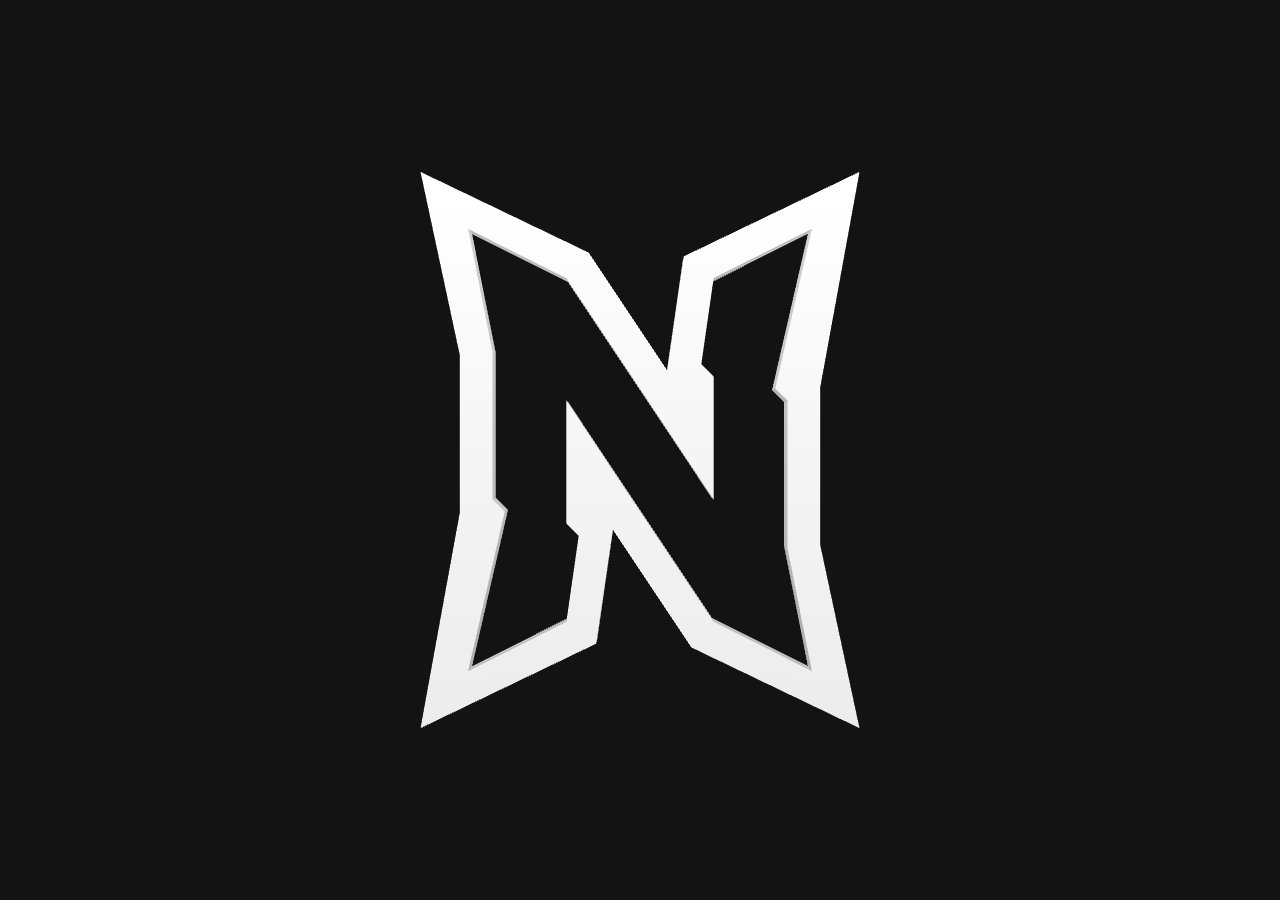
<file: others/nihyl.in/index.html>
<!DOCTYPE html>
<html>
  <head>
    <title>Nihylin</title>
    <meta name="robots" content="none">
    <link rel="icon" href="favicon.ico">
    <link rel="stylesheet" href="styles.css" />
  </head>
  <body>
    <!-- <svg width="966px" height="966px" viewBox="0 0 966 966" xmlns="http://www.w3.org/2000/svg">
        <path d="
        M259.6,200
        L299.7,386.3
        L299.7,546.8
        L259.6,766
        L438.5,680
        L455.1,563.8
        L535.2,683.9
        L706.4,766
        L666.3,579.7
        L666.3,419.2
        L706.4,200
        L527.5,286
        L510.9,402.2
        L430.8,282.1
        Z
        M308,258
        L408,308
        L558,533
        L558,408
        L545.5,395.5
        L558,308
        L658,258
        L620.5,420.5
        L633,433
        L633,583
        L658,708
        L558,658
        L408,433
        L408,558
        L420.5,570.5
        L408,658
        L308,708
        L345.5,545.5
        L333,533
        L333,383
        Z" fill="white"/>
    </svg> -->
    <canvas id="canvas"></canvas>
    <script src="script.js"></script>
  </body>
</html>
</file>
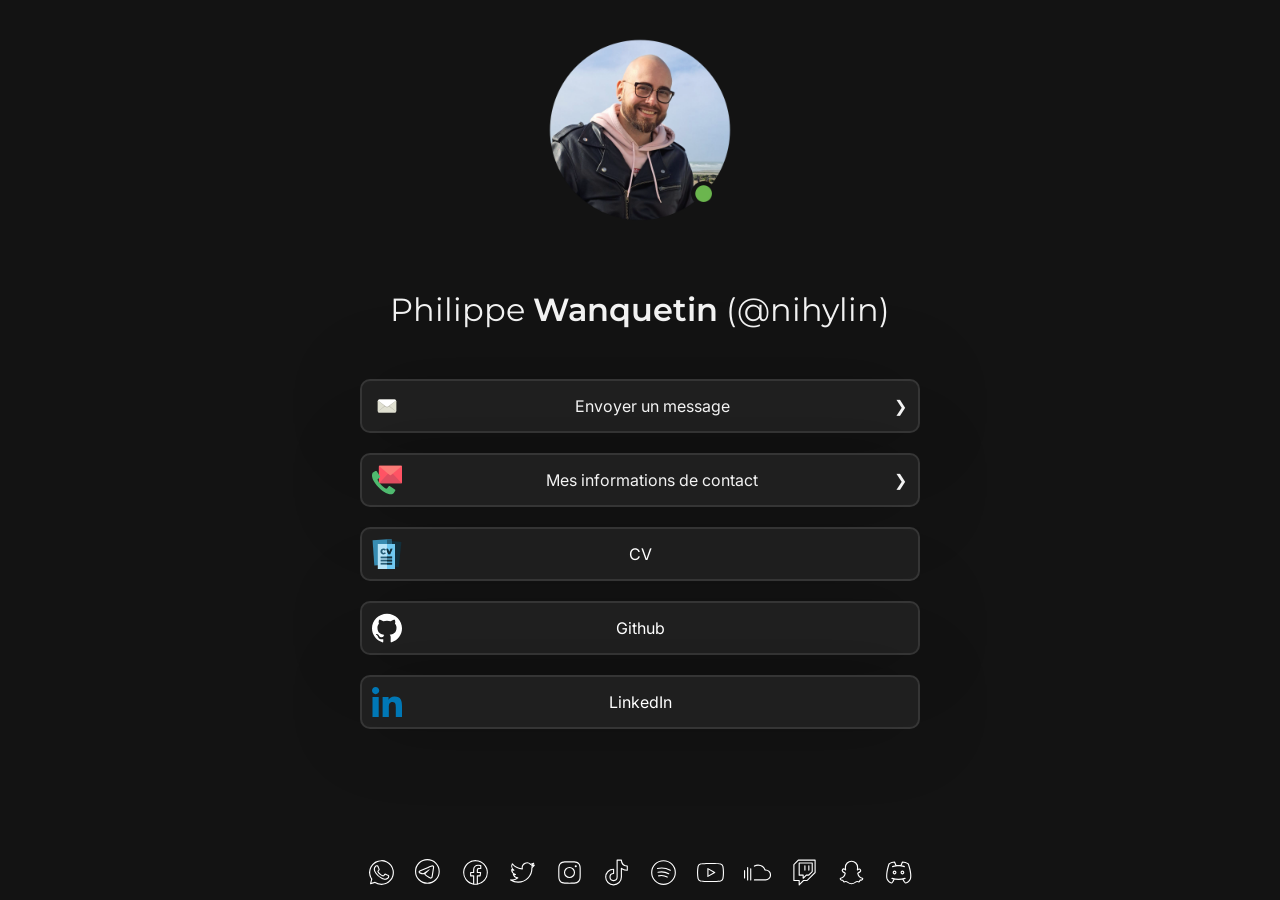
<file: others/nihyl.in/contact/index.html>
<!DOCTYPE html>
<html lang="fr">

<head>
  <meta charset="UTF-8" />
  <meta name="viewport" content="width=device-width, initial-scale=1.0">
  <meta name="description" content="Retrouvez mes informations de contact" />
  <title>Philippe Wanquetin (@nihylin) - Informations de contact</title>
  <meta name="keywords" content="HTML, CSS">
  <meta name="author" content="Philippe Wanquetin">
  <link rel="icon" href="./img/favicon.ico" type="image/x-icon">
  <link rel="stylesheet" href="styles.css" />
  <link rel="preconnect" href="https://fonts.googleapis.com">
  <link rel="preconnect" href="https://fonts.gstatic.com" crossorigin>
  <link href="https://fonts.googleapis.com/css2?family=Inter:wght@100;300;400;500;600;700;900&family=Montserrat:wght@100;300;400;500;600;700;900&display=swap" rel="stylesheet">
  <meta name="robots" content="none">
</head>

<body>
  <main>
    <img src="img/avatar.png" alt="Photo de Philippe Wanquetin">
    <h1 class="montserrat regular">Philippe <span class="semibold">Wanquetin</span> (@nihylin)</h1>
    <ul class="firstList">
      <li class="mail">
        <input type="checkbox" id="check1">
        <label for="check1">
          <img src="img/mail.svg" alt="Icône représentant une enveloppe">
          <p>Envoyer un message</p>
        </label>
        <div class="content">
          <form
            action="https://formspree.io/f/xrgnopap"
            method="POST"
          >
          <input type="hidden" name="_language" value="fr" />
          <ul>
            <li>
              <label>
                <p>Votre email :</p>
                <input type="email" name="email">
              </label>
            </li>
            <li>
              <label>
                <p>Votre message :</p>
                <textarea name="message"></textarea>
              </label>
            </li>
            <li>
              <button type="submit">Envoyer</button>
            </li>
          </ul>
        </form>
        </div>
      </li>
      <li class="info">
        <input type="checkbox" id="check2">
        <label for="check2">
          <img src="img/contact.svg" alt="Icône représentant un téléphone et une enveloppe">
          <p>Mes informations de contact</p>
        </label>
        <div class="content">
          <ul>
            <li>
              <svg viewBox="0 0 21 20" width="21" height="20"><path d="M10.5 0C4.98 0 .5 4.48.5 10s4.48 10 10 10h5v-2h-5c-4.34 0-8-3.66-8-8s3.66-8 8-8 8 3.66 8 8v1.43c0 .79-.71 1.57-1.5 1.57s-1.5-.78-1.5-1.57V10c0-2.76-2.24-5-5-5s-5 2.24-5 5 2.24 5 5 5c1.38 0 2.64-.56 3.54-1.47.65.89 1.77 1.47 2.96 1.47 1.97 0 3.5-1.6 3.5-3.57V10c0-5.52-4.48-10-10-10Zm0 13c-1.66 0-3-1.34-3-3s1.34-3 3-3 3 1.34 3 3-1.34 3-3 3Z" fill="currentColor"/></svg>
              <a href="mailto:philippe.wanquetin@gmail.com">philippe.wanquetin@gmail.com</a>
            </li>
            <li>
              <svg viewBox="0 0 21 20" width="21" height="20"><path d="M10.5 0C4.98 0 .5 4.48.5 10s4.48 10 10 10h5v-2h-5c-4.34 0-8-3.66-8-8s3.66-8 8-8 8 3.66 8 8v1.43c0 .79-.71 1.57-1.5 1.57s-1.5-.78-1.5-1.57V10c0-2.76-2.24-5-5-5s-5 2.24-5 5 2.24 5 5 5c1.38 0 2.64-.56 3.54-1.47.65.89 1.77 1.47 2.96 1.47 1.97 0 3.5-1.6 3.5-3.57V10c0-5.52-4.48-10-10-10Zm0 13c-1.66 0-3-1.34-3-3s1.34-3 3-3 3 1.34 3 3-1.34 3-3 3Z" fill="currentColor"/></svg>
              <a href="mailto:nihylin@gmail.com">nihylin@gmail.com</a>
            </li>
            <li>
              <svg viewBox="0 0 19 18" width="19" height="18"><path d="M4.12 7.79c1.44 2.83 3.76 5.14 6.59 6.59l2.2-2.2c.27-.27.67-.36 1.02-.24 1.12.37 2.33.57 3.57.57.55 0 1 .45 1 1V17c0 .55-.45 1-1 1-9.39 0-17-7.61-17-17 0-.55.45-1 1-1H5c.55 0 1 .45 1 1 0 1.25.2 2.45.57 3.57.11.35.03.74-.25 1.02l-2.2 2.2Z" fill="currentColor"/></svg>
              <a href="tel:0618534190">06 18 53 41 90</a>
            </li>
          </ul>
          <a href="philippewanquetin-contact.vcf">Enregistrer le contact</a>
        </div>
      </li>
      <li class="resume">
        <a href="./CV_Philippe_Wanquetin.pdf">
          <img src="img/curriculum-vitae.svg" alt="Illustration représentant un CV">
          <p>CV</p>
        </a>
      </li>
      <li>
        <a href="https://github.com/Nihylin">
          <img src="img/github.svg" alt="Logo de Github">
          <p>Github</p>
        </a>
      </li>
      <li>
        <a href="https://www.linkedin.com/in/philippewanquetin/">
          <img src="img/linkedin.svg" alt="Logo de LinkedIn">
          <p>LinkedIn</p>
        </a>
      </li>
    </ul>

    <ul class="secondList">
      <li>
        <a href="https://api.whatsapp.com/send?phone=0618534190">
          <svg viewBox="0 0 24 24">
            <desc>WhatsApp</desc>
            <path
              d="M18.8 14.634a1.361 1.361 0 0 0-.645-.477l-.165-.081c-.018-.009-1.845-.917-2.208-1.049a.983.983 0 0 0-1.3.349c-.177.266-.721.914-.918 1.2a.409.409 0 0 1-.125-.049 7.536 7.536 0 0 0-.233-.105 7.636 7.636 0 0 1-2.2-1.387 12.737 12.737 0 0 1-1.683-2.008.766.766 0 0 1 .086-.093c.1-.1.223-.248.342-.392l.159-.191a2.247 2.247 0 0 0 .338-.538l.044-.09a1.064 1.064 0 0 0-.026-1c-.057-.116-.35-.835-.616-1.481l-.34-.834a1.123 1.123 0 0 0-1.146-.849c-.192-.01-.412-.012-.63-.012a1.724 1.724 0 0 0-1.269.62 3.989 3.989 0 0 0-1.178 2.907 6.653 6.653 0 0 0 1.435 3.631 14.178 14.178 0 0 0 5.546 4.857 18.659 18.659 0 0 0 1.846.682 4.476 4.476 0 0 0 1.373.208 5.741 5.741 0 0 0 .84-.065 3.729 3.729 0 0 0 2.526-1.826 2.85 2.85 0 0 0 .142-1.927Zm-1.084 1.59a2.852 2.852 0 0 1-1.738 1.176 3.837 3.837 0 0 1-1.762-.107 17.989 17.989 0 0 1-1.752-.647 13.168 13.168 0 0 1-5.122-4.512l-.071-.1a5.548 5.548 0 0 1-1.184-2.96 3.06 3.06 0 0 1 .974-2.295.654.654 0 0 1 .473-.232c.2 0 .4 0 .579.011l.133-.01a.685.685 0 0 1 .139.244l.341.827c.279.68.592 1.438.647 1.548.04.079.033.091.026.1l-.048.1a1.323 1.323 0 0 1-.2.327L8.98 9.9c-.1.117-.19.234-.275.318a.957.957 0 0 0-.217 1.249 9.938 9.938 0 0 0 1.854 2.307 8.645 8.645 0 0 0 2.464 1.558c.076.034.138.06.184.083a.969.969 0 0 0 1.282-.2 9.857 9.857 0 0 0 .993-1.306 1 1 0 0 1 .17.051c.229.084 1.6.75 2.1 1l.177.087c.067.032.144.069.2.1a3.126 3.126 0 0 1-.201 1.077Z" />
            <path d="M12 1a11 11 0 0 0-9.208 17.014l-.974 3.711a.5.5 0 0 0 .61.61l3.779-.991A11 11 0 1 0 12 1Zm0 21a9.961 9.961 0 0 1-5.437-1.614.493.493 0 0 0-.4-.064L3 21.151l.814-3.1a.5.5 0 0 0-.071-.41A10 10 0 1 1 12 22Z" />
          </svg>
        </a>
      </li>
      <li>
        <a href="https://t.me/Nihylin">
          <svg viewBox="0 0 24 24">
            <desc>Telegram</desc>
            <path
              d="M11 0a11 11 0 1 0 11 11A11.012 11.012 0 0 0 11 0zm0 21a10 10 0 1 1 10-10 10.011 10.011 0 0 1-10 10zm4.464-15.366a2.405 2.405 0 0 0-.821.155c-.114.047-2.402.985-3.101 1.29L4.489 9.984c-.827.323-1.284.801-1.342 1.416a1.414 1.414 0 0 0 .677 1.298l.097.06.108.038c.044.015 1.091.373 2.01.649a3.527 3.527 0 0 0 1.01.156 2.31 2.31 0 0 0 1.203-.296l.07-.047-.001.044a1.617 1.617 0 0 0 .602 1.219c.67.566 2.133 1.523 2.836 1.982.15.099.257.168.296.195a3.755 3.755 0 0 0 1.939.752 1.71 1.71 0 0 0 .39-.044 1.859 1.859 0 0 0 1.34-1.665l.755-4.736.198-1.295c.193-1.254.304-1.98.327-2.31a1.626 1.626 0 0 0-.388-1.289 1.534 1.534 0 0 0-1.152-.477zm.027 5.214-.759 4.765s-.06.698-.576.82a.707.707 0 0 1-.162.017 2.892 2.892 0 0 1-1.356-.564c-.121-.091-2.276-1.457-3.065-2.124a.575.575 0 0 1 .03-.972 115.996 115.996 0 0 0 3.187-3.034c.236-.236.472-.676.196-.676a2.37 2.37 0 0 0-.985.494l-4.279 2.883a1.353 1.353 0 0 1-.673.144 2.514 2.514 0 0 1-.723-.114c-.91-.273-1.972-.637-1.972-.637s-.729-.456.515-.941l7.071-2.913c.698-.304 3.065-1.275 3.065-1.275a1.44 1.44 0 0 1 .46-.087c.286 0 .592.128.542.694-.03.425-.273 1.912-.516 3.52z" />
          </svg>
        </a>
      </li>
      <li>
        <a href="https://www.facebook.com/philippe.wanquetin">
          <svg viewBox="0 0 24 24">
            <desc>Facebook</desc>
            <path
              d="M23 12a11 11 0 1 0-12.721 10.865 11.08 11.08 0 0 0 3.436 0A10.952 10.952 0 0 0 23 12Zm-12.141 9.935v-6.9a.5.5 0 0 0-.5-.5H8.193V12.5h2.166a.5.5 0 0 0 .5-.5V9.686c0-2.278 1.264-3.585 3.459-3.585a15.392 15.392 0 0 1 1.858.137V7.89h-.843a2 2 0 0 0-2.181 1.735 1.8 1.8 0 0 0-.011.4V12a.5.5 0 0 0 .5.5h2.329l-.312 2.035h-2.017a.5.5 0 0 0-.5.5v6.9a10.124 10.124 0 0 1-2.282 0Zm3.282-.166v-6.234h1.946a.5.5 0 0 0 .5-.425l.465-3.035a.5.5 0 0 0-.494-.575h-2.417v-1.484a1.267 1.267 0 0 1 .308-.821 1.218 1.218 0 0 1 .9-.3h1.324a.5.5 0 0 0 .5-.5V5.806a.5.5 0 0 0-.42-.494 16.661 16.661 0 0 0-2.428-.212c-2.754 0-4.466 1.757-4.466 4.585V11.5H7.693a.5.5 0 0 0-.5.5v3.035a.5.5 0 0 0 .5.5h2.166v6.234a10 10 0 1 1 4.282 0Z" />
          </svg>
        </a>
      </li>
      <li>
        <a href="https://bsky.app/profile/nihylin.bsky.social">
          <svg viewBox="0 0 24 24">
            <desc>Twitter</desc>
            <path
              d="M8.1 21.034a12.717 12.717 0 0 1-6.87-2.015.5.5 0 0 1 .329-.917 8.273 8.273 0 0 0 4.992-1 4.807 4.807 0 0 1-3.173-3.13.5.5 0 0 1 .348-.636 4.821 4.821 0 0 1-1.883-3.813.548.548 0 0 1 .247-.458.506.506 0 0 1 .5-.034l.091.049A4.816 4.816 0 0 1 2.529 4a.507.507 0 0 1 .393-.247.5.5 0 0 1 .427.183 11.781 11.781 0 0 0 7.9 4.27 4.836 4.836 0 0 1-.02-.435 4.81 4.81 0 0 1 8.116-3.493 8.157 8.157 0 0 0 2.32-.93.5.5 0 0 1 .73.583 4.781 4.781 0 0 1-.662 1.32c.191-.067.378-.143.563-.225a.5.5 0 0 1 .585.135.5.5 0 0 1 .034.6 9.2 9.2 0 0 1-2.057 2.2v.313A12.636 12.636 0 0 1 8.1 21.034Zm-4.573-1.929a11.72 11.72 0 0 0 4.577.929A11.645 11.645 0 0 0 19.863 8.275c0-.179 0-.357-.012-.533a.5.5 0 0 1 .207-.43 8.181 8.181 0 0 0 .959-.81 9.068 9.068 0 0 1-.932.16.5.5 0 0 1-.316-.925 3.857 3.857 0 0 0 .977-.837 9.013 9.013 0 0 1-1.465.418.5.5 0 0 1-.461-.148 3.812 3.812 0 0 0-6.491 3.473.5.5 0 0 1-.1.434.489.489 0 0 1-.409.179 12.772 12.772 0 0 1-8.73-4.089 3.812 3.812 0 0 0 1.483 4.424.5.5 0 0 1 .2.569.523.523 0 0 1-.491.347 4.772 4.772 0 0 1-1.36-.242A3.813 3.813 0 0 0 5.9 13.257a.5.5 0 0 1 .033.972 6.63 6.63 0 0 1-1.279.17 3.809 3.809 0 0 0 3.236 1.914.5.5 0 0 1 .3.894 9.081 9.081 0 0 1-4.663 1.898Z" />
          </svg>
        </a>
      </li>
      <li>
        <a href="https://instagram.com/nihylin">
          <svg viewBox="0 0 24 24">
            <desc>Instagram</desc>
            <path
              d="M21.938 7.71a7.329 7.329 0 0 0-.456-2.394 4.615 4.615 0 0 0-1.1-1.694 4.61 4.61 0 0 0-1.7-1.1 7.318 7.318 0 0 0-2.393-.456C15.185 2.012 14.817 2 12 2s-3.185.012-4.29.062a7.329 7.329 0 0 0-2.394.456 4.615 4.615 0 0 0-1.694 1.1 4.61 4.61 0 0 0-1.1 1.7 7.318 7.318 0 0 0-.46 2.392C2.012 8.814 2 9.182 2 12s.012 3.186.062 4.29a7.329 7.329 0 0 0 .456 2.394 4.615 4.615 0 0 0 1.1 1.694 4.61 4.61 0 0 0 1.7 1.1 7.318 7.318 0 0 0 2.393.456c1.1.05 1.472.062 4.29.062s3.186-.012 4.29-.062a7.329 7.329 0 0 0 2.394-.456 4.9 4.9 0 0 0 2.8-2.8 7.318 7.318 0 0 0 .456-2.393c.05-1.1.062-1.472.062-4.29s-.015-3.181-.065-4.285Zm-1 8.534a6.351 6.351 0 0 1-.388 2.077 3.9 3.9 0 0 1-2.228 2.229 6.363 6.363 0 0 1-2.078.388C15.159 20.988 14.8 21 12 21s-3.159-.012-4.244-.062a6.351 6.351 0 0 1-2.077-.388 3.627 3.627 0 0 1-1.35-.879 3.631 3.631 0 0 1-.879-1.349 6.363 6.363 0 0 1-.388-2.078C3.012 15.159 3 14.8 3 12s.012-3.159.062-4.244a6.351 6.351 0 0 1 .388-2.077 3.627 3.627 0 0 1 .879-1.35 3.631 3.631 0 0 1 1.349-.879 6.363 6.363 0 0 1 2.078-.388C8.842 3.012 9.205 3 12 3s3.158.012 4.244.062a6.351 6.351 0 0 1 2.077.388 3.627 3.627 0 0 1 1.35.879 3.631 3.631 0 0 1 .879 1.349 6.363 6.363 0 0 1 .388 2.078C20.988 8.841 21 9.2 21 12s-.012 3.159-.062 4.244Z" />
            <path d="M17.581 5.467a.953.953 0 1 0 .952.952.954.954 0 0 0-.952-.952ZM12 7.073A4.927 4.927 0 1 0 16.927 12 4.932 4.932 0 0 0 12 7.073Zm0 8.854A3.927 3.927 0 1 1 15.927 12 3.932 3.932 0 0 1 12 15.927Z" />
          </svg>
        </a>
      </li>
      <li>
        <a href="https://tiktok.com/@nihylin">
          <svg viewBox="0 0 24 24">
            <desc>Tiktok</desc>
            <path
              d="M9.37 23.5a7.468 7.468 0 0 1 0-14.936.537.537 0 0 1 .538.5v3.8a.542.542 0 0 1-.5.5 2.671 2.671 0 1 0 2.645 2.669.432.432 0 0 1 0-.05V1a.5.5 0 0 1 .5-.5h3.787a.5.5 0 0 1 .5.5 4.759 4.759 0 0 0 4.75 4.76.5.5 0 0 1 .5.5L22.1 10a.533.533 0 0 1-.519.515 9.427 9.427 0 0 1-4.741-1.268v6.789A7.476 7.476 0 0 1 9.37 23.5ZM8.908 9.585a6.466 6.466 0 1 0 6.93 6.447V8.326a.5.5 0 0 1 .791-.407A8.441 8.441 0 0 0 21.1 9.5l-.006-2.76a5.761 5.761 0 0 1-5.235-5.24h-2.808v14.532a.458.458 0 0 1 0 .053 3.672 3.672 0 1 1-4.14-3.695Z" />
          </svg>
        </a>
      </li>
      <li>
        <a href="https://open.spotify.com/user/1115709879">
          <svg viewBox="0 0 24 24">
            <desc>Spotify</desc>
            <path
              d="M18 10.561a.494.494 0 0 1-.245-.065 15.2 15.2 0 0 0-10.95-1.55.5.5 0 0 1-.232-.973A16.2 16.2 0 0 1 18.25 9.626a.5.5 0 0 1-.247.935Zm-1.354 3.071a.5.5 0 0 1-.249-.066 12.459 12.459 0 0 0-9.121-1.292.5.5 0 1 1-.237-.971A13.458 13.458 0 0 1 16.9 12.7a.5.5 0 0 1-.25.933Zm-1.334 2.951a.5.5 0 0 1-.251-.068 9.777 9.777 0 0 0-7.295-1.033.5.5 0 0 1-.245-.97 10.768 10.768 0 0 1 8.043 1.139.5.5 0 0 1-.252.932Z" />
            <path d="M12 23a11 11 0 1 1 11-11 11.013 11.013 0 0 1-11 11Zm0-21a10 10 0 1 0 10 10A10.011 10.011 0 0 0 12 2Z" />
          </svg>
        </a>
      </li>
      <li>
        <a href="https://www.youtube.com/user/Nihylin">
          <svg viewBox="0 0 24 24">
            <desc>YouTube</desc>
            <path
              d="M12 20.55c-.3 0-7.279-.006-9.115-.5A3.375 3.375 0 0 1 .5 17.665 29.809 29.809 0 0 1 0 12a29.824 29.824 0 0 1 .5-5.666 3.375 3.375 0 0 1 2.385-2.386c1.836-.492 8.819-.5 9.115-.5s7.279.006 9.115.5A3.384 3.384 0 0 1 23.5 6.334 29.97 29.97 0 0 1 24 12a29.97 29.97 0 0 1-.5 5.666 3.384 3.384 0 0 1-2.388 2.386c-1.833.492-8.812.498-9.112.498Zm0-16.1c-.072 0-7.146.006-8.857.464a2.377 2.377 0 0 0-1.679 1.679A29.566 29.566 0 0 0 1 12a29.566 29.566 0 0 0 .464 5.407 2.377 2.377 0 0 0 1.679 1.679c1.711.458 8.785.464 8.857.464s7.146-.006 8.857-.464a2.377 2.377 0 0 0 1.679-1.679A29.66 29.66 0 0 0 23 12a29.66 29.66 0 0 0-.464-5.407 2.377 2.377 0 0 0-1.679-1.679C19.146 4.456 12.071 4.45 12 4.45Zm-2.3 11.5a.5.5 0 0 1-.5-.5v-6.9a.5.5 0 0 1 .75-.433l5.975 3.45a.5.5 0 0 1 0 .866l-5.975 3.45a.5.5 0 0 1-.25.067Zm.5-6.534v5.168L14.675 12Z" />
          </svg>
        </a>
      </li>
      <li>
        <a href="https://soundcloud.com/nihylin">
          <svg viewBox="0 0 24 24">
            <desc>Soundcloud</desc>
            <path
              d="M19.119 19.071H9.262a.5.5 0 0 1 0-1h9.857a3.881 3.881 0 1 0 0-7.761 1.084 1.084 0 0 0-.161.016l-.165.019a.482.482 0 0 1-.515-.334 6.055 6.055 0 0 0-8.765-3.263.5.5 0 0 1-.5-.866A7.056 7.056 0 0 1 19.082 9.31h.037a4.881 4.881 0 1 1 0 9.761ZM.5 17.429a.5.5 0 0 1-.5-.5v-6.572a.5.5 0 0 1 1 0v6.572a.5.5 0 0 1-.5.5Zm2.738 1.642a.5.5 0 0 1-.5-.5V7.619a.5.5 0 0 1 1 0v10.952a.5.5 0 0 1-.5.5Zm2.739 0a.5.5 0 0 1-.5-.5V8.714a.5.5 0 0 1 1 0v9.857a.5.5 0 0 1-.5.5Z" />
          </svg>
        </a>
      </li>
      <li>
        <a href="https://www.twitch.tv/nihylin">
          <svg viewBox="0 0 24 24">
            <desc>Twitch</desc>
            <path
              d="M7.285 23.5a.493.493 0 0 1-.191-.038.5.5 0 0 1-.309-.462v-3.429H2.572a.5.5 0 0 1-.5-.5V4.929a.5.5 0 0 1 .146-.354L6.147.646A.5.5 0 0 1 6.5.5h14.929a.5.5 0 0 1 .5.5v11a.5.5 0 0 1-.147.354l-7.072 7.071a.5.5 0 0 1-.353.146h-2.936l-3.782 3.783a.5.5 0 0 1-.354.146Zm-4.213-4.929h4.213a.5.5 0 0 1 .5.5v2.722l3.076-3.075a.5.5 0 0 1 .353-.147h2.936l6.779-6.778V1.5H6.707L3.072 5.136Z" />
            <path
              d="M10.822 17.607a.494.494 0 0 1-.192-.038.5.5 0 0 1-.308-.462v-2.25H7.285a.5.5 0 0 1-.5-.5V3.571a.5.5 0 0 1 .5-.5h11.572a.5.5 0 0 1 .5.5v7.643a.5.5 0 0 1-.147.354l-3.142 3.142a.5.5 0 0 1-.354.147h-1.935l-2.6 2.6a.5.5 0 0 1-.357.15Zm-3.037-3.75h3.037a.5.5 0 0 1 .5.5V15.9l1.9-1.9a.5.5 0 0 1 .354-.146h1.935l2.85-2.85V4.071H7.785Z" />
            <path d="M15.857 10.386a.5.5 0 0 1-.5-.5V6.072a.5.5 0 1 1 1 0v3.814a.5.5 0 0 1-.5.5Zm-3.5 0a.5.5 0 0 1-.5-.5V6.072a.5.5 0 1 1 1 0v3.814a.5.5 0 0 1-.5.5Z" />
          </svg>
        </a>
      </li>
      <li>
        <a href="https://www.snapchat.com/add/nihylin">
          <svg viewBox="0 0 24 24">
            <desc>Snapchat</desc>
            <path
              d="M12 22.5a6.309 6.309 0 0 1-3.574-1.315 2.457 2.457 0 0 0-2.3-.53 1.679 1.679 0 0 1-1.294-.018 1.522 1.522 0 0 1-.615-1.051c-.031-.125-.059-.159-.621-.284a7.775 7.775 0 0 1-.9-.245 1.512 1.512 0 0 1-1.19-1.5.968.968 0 0 1 .729-.907 5.19 5.19 0 0 0 3.65-3.85 11.574 11.574 0 0 1-1.808-1.067 1.816 1.816 0 0 1 2.061-2.992 18.305 18.305 0 0 1-.047-1.366 5.909 5.909 0 0 1 11.818 0c0 .522-.018.982-.047 1.366a1.816 1.816 0 0 1 2.062 2.987 11.542 11.542 0 0 1-1.809 1.072 5.19 5.19 0 0 0 3.652 3.856.991.991 0 0 1 .732.939 1.524 1.524 0 0 1-1.193 1.466 7.775 7.775 0 0 1-.9.245c-.562.125-.59.159-.621.285a1.522 1.522 0 0 1-.615 1.05 1.679 1.679 0 0 1-1.294.018 2.458 2.458 0 0 0-2.3.529A6.3 6.3 0 0 1 12 22.5Zm-5.211-2.948a3.914 3.914 0 0 1 2.19.8A5.367 5.367 0 0 0 12 21.5a5.367 5.367 0 0 0 3.021-1.149 3.464 3.464 0 0 1 3.132-.656c.405.118.515.075.516.075a1.477 1.477 0 0 0 .141-.423c.187-.757.791-.891 1.375-1.021a7.09 7.09 0 0 0 .793-.213c.508-.177.522-.438.522-.467v-.021a6.226 6.226 0 0 1-4.393-4.748.822.822 0 0 1 .464-.93 10.283 10.283 0 0 0 1.756-1.02.817.817 0 0 0 .319-.537.807.807 0 0 0-.155-.6.817.817 0 0 0-1.141-.166 8.194 8.194 0 0 1-.852.536.5.5 0 0 1-.737-.512 15.116 15.116 0 0 0 .15-2.267 4.909 4.909 0 0 0-9.818 0 15.246 15.246 0 0 0 .15 2.267.5.5 0 0 1-.737.512 8.247 8.247 0 0 1-.851-.535.816.816 0 0 0-1.142.165.813.813 0 0 0 .165 1.141 10.206 10.206 0 0 0 1.755 1.02.823.823 0 0 1 .464.931 6.208 6.208 0 0 1-4.4 4.74c.008.057.022.318.53.5a7.09 7.09 0 0 0 .793.213c.584.13 1.188.264 1.375 1.021a1.329 1.329 0 0 0 .147.427 1.12 1.12 0 0 0 .51-.079 3.335 3.335 0 0 1 .937-.152Z" />
          </svg>
        </a>
      </li>
      <li>
        <a href="https://discord.com/users/203637192491401216/">
          <svg viewBox="0 0 24 24">
            <desc>Discord</desc>
            <path
              d="M6.613 6.27a.5.5 0 1 0 .274.96l-.274-.96Zm10.5.96a.5.5 0 0 0 .274-.96l-.274.96ZM6.304 16.77a.5.5 0 0 0-.275.96l.275-.96Zm11.667.96a.5.5 0 1 0-.275-.96l.275.96Zm-1.388.103a.5.5 0 1 0-1 0h1Zm5.917 0 .447.224a.495.495 0 0 0 .017-.038l-.464-.186ZM20.75 4.417l.471-.167a.5.5 0 0 0-.185-.244l-.286.41Zm-5.25-1.75.053-.497a.5.5 0 0 0-.517.311l.464.186Zm-1.63 2.73a.5.5 0 1 0 .928.372l-.929-.371ZM8.416 17.834a.5.5 0 0 0-1 0h1Zm-6.526 0-.467.178c.004.013.01.025.015.037l.452-.215ZM3.557 4.417l-.295-.404a.5.5 0 0 0-.18.245l.475.159ZM8.5 2.667l.464-.186a.5.5 0 0 0-.519-.311l.055.497Zm.702 3.102a.5.5 0 1 0 .929-.371l-.929.371ZM9.167 12a.667.667 0 0 1-.667.667v1c.92 0 1.667-.746 1.667-1.667h-1Zm-.667.667A.667.667 0 0 1 7.833 12h-1c0 .92.747 1.667 1.667 1.667v-1ZM7.833 12c0-.368.299-.667.667-.667v-1c-.92 0-1.667.747-1.667 1.667h1Zm.667-.667c.368 0 .667.299.667.667h1c0-.92-.747-1.667-1.667-1.667v1Zm7.667.667a.667.667 0 0 1-.667.667v1c.92 0 1.667-.746 1.667-1.667h-1Zm-.667.667a.667.667 0 0 1-.667-.667h-1c0 .92.746 1.667 1.667 1.667v-1ZM14.833 12c0-.368.299-.667.667-.667v-1c-.92 0-1.667.747-1.667 1.667h1Zm.667-.667c.368 0 .667.299.667.667h1c0-.92-.747-1.667-1.667-1.667v1ZM6.887 7.231c2.018-.577 3.573-.856 5.113-.856 1.54 0 3.095.28 5.113.856l.274-.962c-2.065-.59-3.719-.894-5.387-.894-1.668 0-3.322.304-5.387.894l.274.962Zm-.858 10.5c4.173 1.192 7.769 1.192 11.942 0l-.275-.962c-3.994 1.141-7.398 1.141-11.392 0l-.275.962Zm9.554.102c0 .398.144.84.327 1.246.189.416.442.844.712 1.229.268.383.562.738.837 1.003.137.131.28.251.421.341.127.081.318.181.537.181v-1c.073 0 .082.028 0-.024a1.822 1.822 0 0 1-.264-.219 6.027 6.027 0 0 1-.712-.856 6.848 6.848 0 0 1-.62-1.068c-.163-.36-.238-.647-.238-.833h-1Zm2.834 4c1.061 0 2.006-.585 2.753-1.307.755-.728 1.369-1.653 1.777-2.469l-.894-.447c-.37.74-.922 1.564-1.578 2.197-.662.64-1.37 1.026-2.058 1.026v1Zm4.547-3.814c.435-1.087.57-2.887.325-5.197-.248-2.329-.89-5.235-2.068-8.572l-.942.333c1.155 3.275 1.777 6.105 2.016 8.345.24 2.26.084 3.862-.26 4.72l.93.371ZM21.036 4.006c-1.8-1.254-3.699-1.646-5.483-1.836l-.106.994c1.716.183 3.418.549 5.017 1.663l.572-.82Zm-6-1.525-1.167 2.917.929.371 1.166-2.917-.928-.37Zm-7.62 15.352c0 .196-.07.49-.218.85-.144.35-.344.725-.563 1.07-.22.345-.451.645-.649.852-.1.105-.18.174-.238.213-.073.05-.054.015.031.015v1c.225 0 .415-.108.534-.19.135-.092.27-.214.396-.347.255-.267.524-.623.769-1.006.245-.385.475-.813.645-1.228.167-.405.294-.84.294-1.229h-1Zm-1.637 3c-.638 0-1.304-.377-1.935-1.017-.623-.632-1.149-1.457-1.502-2.198l-.903.43c.388.815.973 1.74 1.693 2.47.71.72 1.618 1.315 2.647 1.315v-1Zm-3.42-3.178c-.33-.861-.478-2.469-.249-4.73.228-2.242.82-5.073 1.92-8.349l-.947-.318c-1.12 3.335-1.732 6.24-1.967 8.567-.234 2.308-.105 4.104.308 5.186l.934-.356ZM3.851 4.82C5.371 3.709 6.9 3.346 8.554 3.164l-.11-.994c-1.74.191-3.465.587-5.183 1.843l.59.807Zm4.184-1.968L9.202 5.77l.929-.371L8.964 2.48l-.928.371Z" />
          </svg>
        </a>
      </li>
    </ul>
  </main>
</body>
</html>
</file>
<file: others/nihyl.in/styles.css>
*,
*::before,
*::after {
  box-sizing: border-box;
}

* {
  margin: 0;
  padding: 0;
}

body {
  height: 100svh;
  display: flex;
  justify-content: center;
  align-items: center;
}

svg {
  width: 100%;
  height: 100%;
}

path {
  fill: #FFFFFF;
}

body, svg {
  background-color:#131313;
}

canvas {
  display: block;
  width: 100%;
  height: 100%;
  touch-action: none;
}
</file>
<file: others/nihyl.in/contact/styles.css>
* {
  box-sizing: border-box;
  margin: 0;
  padding: 0;
}

/************ FONTS ************/
html {
  /* Définition 1rem = 10px */
  font-size: 62.5%;
}

body {
  /* 16px */
  font-size: 1.6rem;
}

h1 {
  /* 32px */
  font-size: 3.2rem;
}

h2 {
  /* 24px */
  font-size: 2.4rem;
}

h3 {
  /* 19px */
  font-size: 1.9rem;
}

h4 {
  /* 16px */
  font-size: 1.6rem;
}

h5 {
  /* 13px */
  font-size: 1.3rem;
}

h6 {
  /* 11px */
  font-size: 1.1rem;
}

ul {
  list-style: none;
}

.montserrat {
  font-family: 'Montserrat', sans-serif;
}

.inter {
  font-family: 'Inter', sans-serif;
}

.uppercase {
  text-transform: uppercase;
}

.thin {
  font-weight: 100;
}

.light {
  font-weight: 300;
}

.regular {
  font-weight: 400;
}

.medium {
  font-weight: 500;
}

.semibold {
  font-weight: 600;
}

.bold {
  font-weight: 700;
}

.black {
  font-weight: 900;
}

/************ CSS ************/

main {
  min-height: 100vh;
  font-family: 'Inter', sans-serif;
  display: flex;
  align-items: center;
  flex-direction: column;
  background-color: #131313;
  color: #f3f3f3;
}

main h1 {
  text-align: center;
  margin: 30px;
}

main > img {
  width: 200px;
  margin: 30px;
}

.firstList {
  max-width: 600px;
  width: 100%;
}

.firstList > li {
  margin: 20px;
  overflow: hidden;
  /* transition: transform 0.15s cubic-bezier(0, 0.2, 0.5, 3) 0s; */
  background: rgba(85, 85, 85, 0.2);
  border-radius: 10px;
  border: 2px solid rgba(255, 255, 255, 0.1);
  box-shadow: 0 0 80px rgba(0, 0, 0, 0.2);
}

.firstList > li:hover {
  /* transform: scale(1.02); */
}

.firstList li img {
  object-fit: contain;
  max-width: 30px;
  margin: 10px;
}

.firstList > li > a {
  width: 100%;
  display: flex;
  flex-direction: row;
  justify-content: space-between;
  align-items: center;
  position: relative;
  color: white;
}

.firstList li a p {
  width: 100%;
  text-align: center;
  position: absolute;
}

.firstList label {
  display: flex;
  justify-content: space-between;
  align-items: center;
  cursor: pointer;
}

.firstList label::after {
  content: "❯";
  width: 1em;
  text-align: center;
  transition: all 0.35s;
  margin-right: 10px;
}

.firstList .content {
  max-height: 0;
  padding: 0 1em;
  background: white;
  transition: all 0.35s;
  color: #222;
}

.firstList .content svg {
  color: rgb(172, 181, 191);
}

.firstList input {
  position: absolute;
  opacity: 0;
  z-index: -1;
}

.firstList input:checked+label::after {
  transform: rotate(90deg);
}

.firstList input:checked~.content {
  max-height: 100vh;
  padding: 1em;
}

.firstList .content ul {
  max-width: 600px;
  margin: auto;
}

.firstList .content ul li {
  display: flex;
  padding: 10px;
}

.firstList .info .content ul li svg {
  margin-right: 10px;
  width: 20px;
}

.firstList .info .content a {
  color: #222;
}

.firstList .info .content > a {
  display: block;
  text-align: center;
  width: fit-content;
  border: 2px solid rgba(0, 0, 0, 0.1);
  border-radius: 12px;
  padding: 10px;
  text-decoration: none;
  margin: 10px auto 10px auto;
  background-color: #e4eef8;
  transition: all 0.15s;
}

.firstList .mail .content label {
  display: unset;
  justify-content: unset;
  align-items: unset;
  cursor: unset;
}

.firstList .mail .content label::after {
  all: unset;
}

.firstList .mail .content ul li {
  flex-direction: column;
}

.firstList .mail .content ul li input, .firstList .mail .content textarea {
  width: 100%;
  border-radius: 10px;
  border: 1px black solid;
  padding: 10px;
  margin-top: 5px;
  font-family: 'Inter';
  font-size: 1.6rem;
}

.firstList .mail .content ul li input {
  position: unset;
  opacity: unset;
  min-height: 30px;
}

.firstList .mail .content textarea {
  max-width: 100%;
  min-height: 100px;
  resize: none;
}

.firstList .mail .content button {
  border: 2px solid rgba(0, 0, 0, 0.1);
  border-radius: 12px;
  padding: 10px;
  color: #222;
  margin: 10px auto 10px auto;
  font-size: 1.6rem;
  cursor: pointer;
  background-color: #e4eef8;
  transition: all 0.15s;
}

.firstList .mail .content button:hover, .firstList .info .content > a:hover  {
  background-color: #314558;
  color: white;
  box-shadow: rgba(0, 0, 0, 0.35) 0px 5px 15px;
}

.firstList .resume {
  display: flex;
  gap: 15px;
  background: unset;
  border-radius: unset;
  border: unset;
  box-shadow: unset;
}

.firstList .resume a {
  background: rgba(85, 85, 85, 0.2);
  border-radius: 10px;
  border: 2px solid rgba(255, 255, 255, 0.1);
  box-shadow: 0 0 80px rgba(0, 0, 0, 0.2);
}

.secondList {
  display: flex;
  flex-wrap: wrap;
  justify-content: center;
  align-items: center;
  max-width: 90%;
  margin-top: auto;
}

.secondList li {
  margin: 10px;
}

.secondList svg {
  fill: rgb(255, 255, 255);
  width: 27px;
  height: 27px;
  transition: transform 0s cubic-bezier(0.23, 1, 0.32, 1) 0s;
}

.secondList svg:hover {
  transform: scale(1.075);
}
</file>
